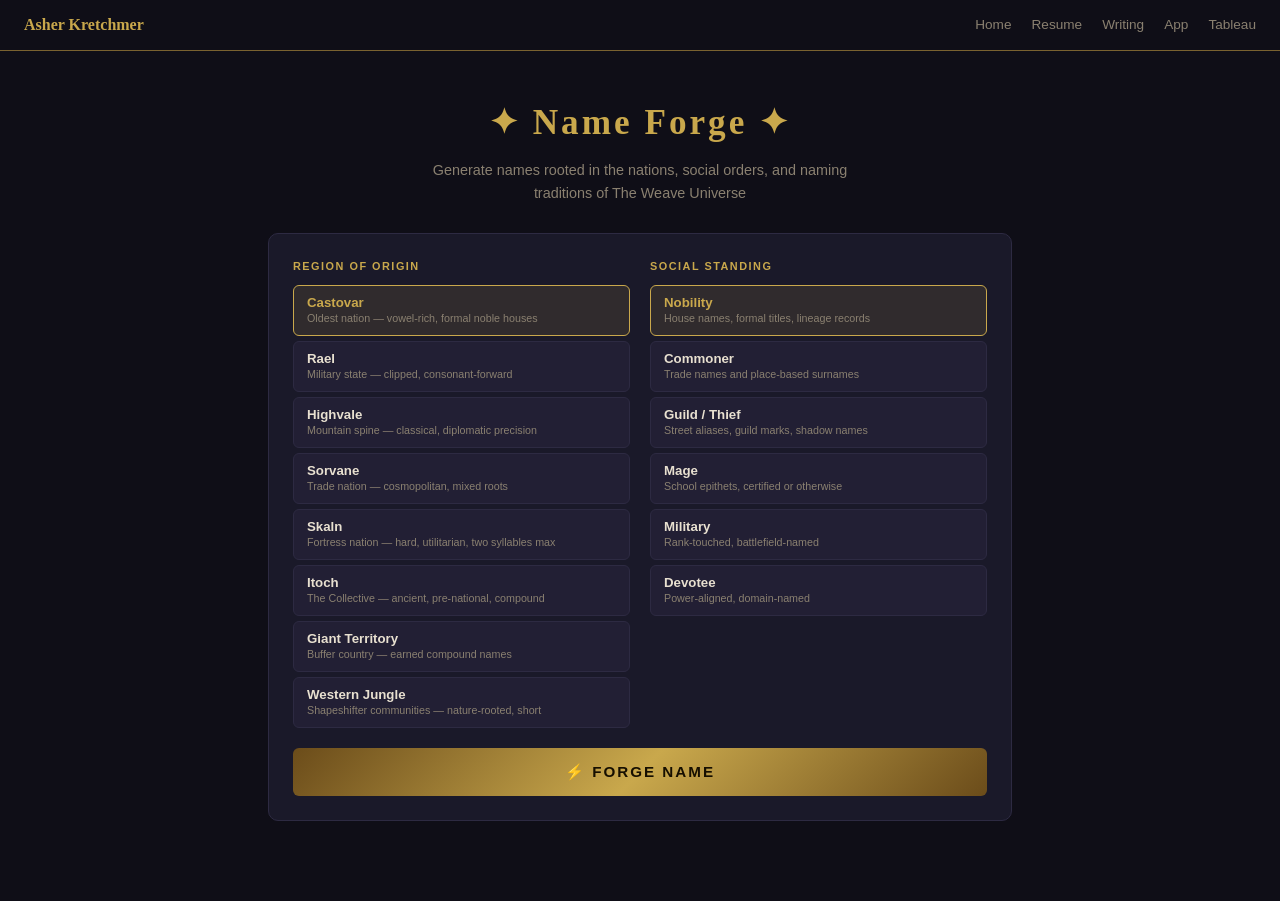
<file: html/app.html>
<!-- Asher Kretchmer IS 201 Section 01 -->
<!DOCTYPE html>
<html lang="en">
<head>
  <meta charset="UTF-8" />
  <meta name="viewport" content="width=device-width, initial-scale=1.0" />
  <title>Name Forge — The Weave Universe</title>
  <style>
    * { box-sizing: border-box; margin: 0; padding: 0; }

    body {
      font-family: 'Segoe UI', sans-serif;
      background: #0f0e17;
      color: #e8e0d0;
      min-height: 100vh;
      line-height: 1.6;
    }

    /* nav */
    #app-nav {
      background: #0f0e17;
      border-bottom: 1px solid #7a6230;
      padding: 12px 24px;
      display: flex;
      align-items: center;
      gap: 20px;
      position: sticky;
      top: 0;
      z-index: 100;
    }
    #app-nav .brand {
      font-family: Georgia, serif;
      color: #c9a84c;
      font-size: 1rem;
      font-weight: bold;
      margin-right: auto;
      text-decoration: none;
    }
    #app-nav a { color: #8a8070; text-decoration: none; font-size: 0.85rem; }
    #app-nav a:hover { color: #c9a84c; }

    /* hero */
    .hero {
      text-align: center;
      padding: 44px 24px 28px;
    }
    .hero h1 {
      font-family: Georgia, serif;
      font-size: 2.2rem;
      color: #c9a84c;
      letter-spacing: 3px;
      margin-bottom: 8px;
    }
    .hero p { color: #8a8070; font-size: 0.9rem; max-width: 440px; margin: 0 auto; }

    .wrap {
      max-width: 780px;
      margin: 0 auto;
      padding: 0 18px 60px;
    }

    /* controls */
    .panel {
      background: #1a1929;
      border: 1px solid #2d2a42;
      border-radius: 10px;
      padding: 24px;
      margin-bottom: 20px;
    }
    .panel-grid {
      display: grid;
      grid-template-columns: 1fr 1fr;
      gap: 20px;
      margin-bottom: 20px;
    }
    @media (max-width: 540px) { .panel-grid { grid-template-columns: 1fr; } }

    .ctrl-label {
      font-size: 0.68rem;
      font-weight: 700;
      letter-spacing: 1.5px;
      text-transform: uppercase;
      color: #c9a84c;
      margin-bottom: 10px;
      display: block;
    }

    .opt-list { display: flex; flex-direction: column; gap: 5px; }
    .opt-btn {
      background: #221f34;
      border: 1px solid #2d2a42;
      border-radius: 6px;
      padding: 9px 13px;
      cursor: pointer;
      text-align: left;
    }
    .opt-btn:hover { border-color: #7a6230; }
    .opt-btn.sel { border-color: #c9a84c; background: rgba(201,168,76,0.12); }
    .opt-btn .on { font-size: 0.83rem; font-weight: 600; color: #e8e0d0; display: block; }
    .opt-btn.sel .on { color: #c9a84c; }
    .opt-btn .oh { font-size: 0.67rem; color: #8a8070; line-height: 1.3; display: block; margin-top: 2px; }

    .btn-forge {
      width: 100%;
      padding: 15px;
      background: linear-gradient(135deg, #6b4c1a 0%, #c9a84c 50%, #6b4c1a 100%);
      border: none;
      border-radius: 6px;
      color: #160f00;
      font-size: 0.95rem;
      font-weight: 800;
      letter-spacing: 2px;
      text-transform: uppercase;
      cursor: pointer;
    }
    .btn-forge:hover { opacity: 0.9; }

    /* result card — parchment look */
    .result-card {
      background: #f5ead8;
      border-radius: 10px;
      padding: 32px;
      color: #2e2415;
      margin-bottom: 20px;
      display: none;
    }

    .res-badge {
      display: inline-block;
      font-size: 0.65rem;
      letter-spacing: 1.5px;
      text-transform: uppercase;
      color: #9a8060;
      border: 1px solid #c4a878;
      border-radius: 20px;
      padding: 3px 10px;
      margin-bottom: 14px;
    }
    .res-formal {
      font-family: Georgia, serif;
      font-size: 2rem;
      font-weight: bold;
      color: #2e2415;
      line-height: 1.2;
      margin-bottom: 14px;
      word-break: break-word;
    }
    .res-row {
      display: flex;
      align-items: baseline;
      gap: 10px;
      margin-bottom: 5px;
    }
    .res-lbl {
      font-size: 0.65rem;
      text-transform: uppercase;
      letter-spacing: 1px;
      color: #9a8060;
      min-width: 72px;
    }
    .res-val { font-family: Georgia, serif; font-size: 0.95rem; color: #4a3618; }

    .res-divider { border: none; border-top: 1px solid rgba(160,128,80,0.28); margin: 18px 0; }

    .weave-row {
      display: flex;
      align-items: center;
      gap: 10px;
      margin-bottom: 12px;
      font-size: 0.8rem;
      color: #9a8060;
    }
    .weave-power { font-weight: 700; color: #5a3c10; }

    .whisper {
      font-style: italic;
      font-size: 0.84rem;
      color: #5a4220;
      line-height: 1.65;
      border-left: 3px solid rgba(160,120,60,0.35);
      padding-left: 14px;
    }

    .res-actions { display: flex; gap: 10px; margin-top: 22px; }
    .btn-copy, .btn-reroll {
      flex: 1;
      padding: 10px;
      border-radius: 6px;
      font-size: 0.78rem;
      font-weight: 700;
      cursor: pointer;
    }
    .btn-copy {
      background: transparent;
      border: 1px solid #b0906a;
      color: #7a5c30;
    }
    .btn-copy:hover { background: rgba(160,120,60,0.08); }
    .btn-reroll {
      background: #6b4c1e;
      border: 1px solid #6b4c1e;
      color: #f5ead8;
    }
    .btn-reroll:hover { background: #8a6230; }

    /* history */
    .hist-label {
      font-size: 0.67rem;
      letter-spacing: 1.5px;
      text-transform: uppercase;
      color: #8a8070;
      margin-bottom: 8px;
    }
    .hist-list { display: flex; flex-direction: column; gap: 5px; }
    .hist-item {
      background: #1a1929;
      border: 1px solid #2d2a42;
      border-radius: 6px;
      padding: 9px 14px;
      display: flex;
      justify-content: space-between;
      align-items: center;
      cursor: pointer;
    }
    .hist-item:hover { border-color: #7a6230; }
    .hist-name { font-family: Georgia, serif; font-size: 0.88rem; color: #e8e0d0; }
    .hist-meta { font-size: 0.67rem; color: #8a8070; margin-left: 8px; white-space: nowrap; }
  </style>
</head>
<body>

  <!-- nav -->
  <div id="app-nav">
    <a class="brand" href="../index.html">Asher Kretchmer</a>
    <a href="../index.html">Home</a>
    <a href="resume.html">Resume</a>
    <a href="scratch.html">Writing</a>
    <a href="app.html">App</a>
    <a href="tableau.html">Tableau</a>
  </div>

  <!-- hero -->
  <div class="hero">
    <h1>&#10022; Name Forge &#10022;</h1>
    <p>Generate names rooted in the nations, social orders, and naming traditions of The Weave Universe</p>
  </div>

  <div class="wrap">

    <!-- controls -->
    <div class="panel">
      <div class="panel-grid">
        <div>
          <span class="ctrl-label">Region of Origin</span>
          <div class="opt-list" id="region-list"></div>
        </div>
        <div>
          <span class="ctrl-label">Social Standing</span>
          <div class="opt-list" id="class-list"></div>
        </div>
      </div>
      <button class="btn-forge" onclick="generate()">&#9889; Forge Name</button>
    </div>

    <!-- result card -->
    <div class="result-card" id="result-card">
      <span class="res-badge" id="res-badge"></span>
      <div class="res-formal" id="res-formal"></div>
      <div class="res-row"><span class="res-lbl">Goes by</span><span class="res-val" id="res-goby"></span></div>
      <div class="res-row"><span class="res-lbl">Epithet</span><span class="res-val" id="res-nick"></span></div>
      <hr class="res-divider" />
      <div class="weave-row">
        <span>&#9670; The Weave stirs near <span class="weave-power" id="res-power"></span></span>
      </div>
      <p class="whisper" id="res-whisper"></p>
      <div class="res-actions">
        <button class="btn-copy" onclick="copyName()">&#8669; Copy</button>
        <button class="btn-reroll" onclick="generate()">&#8635; Reroll</button>
      </div>
    </div>

    <!-- history -->
    <div id="history-wrap" style="display:none">
      <div class="hist-label">Recent Names</div>
      <div class="hist-list" id="hist-list"></div>
    </div>

  </div>

  <script>
  // data

  var REGIONS = [
    { id:'castovar', label:'Castovar',        hint:'Oldest nation — vowel-rich, formal noble houses' },
    { id:'rael',     label:'Rael',            hint:'Military state — clipped, consonant-forward' },
    { id:'highvale', label:'Highvale',        hint:'Mountain spine — classical, diplomatic precision' },
    { id:'sorvane',  label:'Sorvane',         hint:'Trade nation — cosmopolitan, mixed roots' },
    { id:'skaln',    label:'Skaln',           hint:'Fortress nation — hard, utilitarian, two syllables max' },
    { id:'itoch',    label:'Itoch',           hint:'The Collective — ancient, pre-national, compound' },
    { id:'giant',    label:'Giant Territory', hint:'Buffer country — earned compound names' },
    { id:'jungle',   label:'Western Jungle',  hint:'Shapeshifter communities — nature-rooted, short' }
  ];

  var CLASSES = [
    { id:'noble',    label:'Nobility',      hint:'House names, formal titles, lineage records' },
    { id:'commoner', label:'Commoner',      hint:'Trade names and place-based surnames' },
    { id:'thief',    label:'Guild / Thief', hint:'Street aliases, guild marks, shadow names' },
    { id:'mage',     label:'Mage',          hint:'School epithets, certified or otherwise' },
    { id:'military', label:'Military',      hint:'Rank-touched, battlefield-named' },
    { id:'devotee',  label:'Devotee',       hint:'Power-aligned, domain-named' }
  ];

  // first names — formal (nobility, mage, devotee) vs street (commoner, thief, military)
  var FIRST = {
    castovar: {
      formal: ['Calamveth','Renauth','Daenrath','Telaliless','Iverath','Solenveth','Aelmaryn','Velindra','Mareveth','Castorien','Thaliven','Elhaveth','Caelivar','Renathael','Velithorn','Marenith','Aelindra','Caliveth','Ivenrath','Sorivael','Velanthra','Thurvaine'],
      street: ['Daen','Vel','Ren','Sol','Iva','Mar','Thal','Aelin','Sorin','Caen','Lam','Veth','Elin','Cas','Maren','Reth','Velk','Soli','Thael','Renn']
    },
    rael: {
      formal: ['Kraeven','Draveth','Traelon','Braekor','Grethis','Vraedor','Kraedol','Dravon','Traevel','Braelis','Kraevorn','Strevenk','Draelen','Graeven'],
      street: ['Kren','Drav','Brak','Gret','Vren','Trael','Kael','Dorn','Brael','Krev','Drak','Grav','Trek','Vel','Bren','Raen']
    },
    highvale: {
      formal: ['Edrathen','Valientor','Sorianus','Corveleth','Thenarion','Elarith','Valdorian','Mirethon','Edralan','Valdorith','Sorianel','Corventhal','Theladris','Elarven','Valdorel','Mirindal'],
      street: ['Edrath','Valien','Sorian','Corvel','Thenar','Elar','Miren','Valdo','Sori','Edran','Thena','Mirel','Corve','Valdr']
    },
    sorvane: {
      formal: ['Aurenthal','Belindorath','Tavanisel','Solmarith','Miraveth','Kaelivar','Sorventh','Luminael','Aurenvel','Belithorn','Solenvane','Mirindra','Tavaneth','Belinvael'],
      street: ['Soren','Vael','Miren','Lyr','Tavan','Bel','Aur','Kael','Sorv','Mira','Belin','Lumin','Solm','Tave','Auren']
    },
    skaln: {
      formal: ['Skarneld','Heldorvn','Vrakelm','Duskheld','Brukeld','Vornskeld'],
      street: ['Skarn','Brak','Dusk','Heldor','Vorn','Hask','Keld','Bruk','Skeld','Dorn','Grask','Helk','Vrak','Dursk','Brekk','Skel','Grun','Drek','Skol','Heln','Vreld']
    },
    itoch: {
      formal: ['Ithaelon','Corevindra','Lunethal','Faranel','Eivindra','Narethael','Ylvindra','Corivethal','Luniveth','Ithelon','Faraneth','Eivenael','Narethael'],
      street: ['Ithael','Corev','Luneth','Faral','Eiven','Nareth','Ylv','Cor','Lun','Far','Eiv','Nar','Ylva','Itha','Cov']
    },
    giant: {
      formal: ['Halvorn','Stormfell','Ironhold','Greyheld','Stonefell','Frostorn','Warborn','Boneheld','Shieldfell','Ashmark','Darkorn','Brightfell','Grimwall','Ironborn','Ashfell','Greyorn','Coldmark'],
      street: ['Halvorn','Stormfell','Ironhold','Greyheld','Stonefell','Frostorn','Warborn','Boneheld','Shieldfell','Ashmark','Darkorn','Brightfell','Grimwall','Ironborn','Ashfell','Greyorn','Coldmark']
    },
    jungle: {
      formal: ['Riverborne','Thornweave','Mistdrift','Ashroot','Grovewatch','Briarweave'],
      street: ['Riven','Fern','Syl','Ashel','Moss','Reed','Thorn','Bark','Mist','Briar','Grove','River','Leaf','Root','Shade','Drift','Curl','Branch']
    }
  };

  var SURNAME = {
    noble: {
      castovar: ['Marenveil','Cassovyn','Velithar','Aelmaren','Sorenthal','Caelthorn','Thurvaine','Iverath','Renvethal','Marenith','Aelindris','Velindris'],
      rael:     ['Kraedonis','Draventh','Trevenkor','Grethholm','Vraedol','Straevorn','Kraevonis','Draeholm'],
      highvale: ['Valdorian','Elarith','Corventhal','Thenarien','Soriandel','Mirenthal','Edrathan','Valdoreth'],
      sorvane:  ['Solmark','Belinvale','Aurholm','Tavanis','Luminvale','Kaelmark','Sorventh','Miravale'],
      skaln:    ['Ironhold','Stonewall','Darkhelm','Greyskald','Coldmark','Hellhold','Vraemark'],
      itoch:    ['Moonweave','Riverwatch','Stonepath','Dawnhollow','Starweave','Earthwatch'],
      giant:    ['Ironwall','Stonefall','Greyash','Bonemark','Shieldwall','Grimhold'],
      jungle:   ['Riverborn','Thornhold','Mistwalker','Rootweave','Briarborn']
    },
    commoner: {
      castovar: ['Millveth','Stoneheld','Rivervael','Ashfield','Coppermark','Claywright','Ironveil','Dustmark'],
      rael:     ['Ironmark','Steelwright','Battleborn','Wallwatch','Coldfield','Stoneback','Frontmark'],
      highvale: ['Hilltop','Goldvale','Oathright','Clearwater','Bridgehold','Archstone','Oathfield'],
      sorvane:  ['Sunplain','Goldmark','Tradewind','Farhold','Richmark','Coinfield','Plainborn'],
      skaln:    ['Ironback','Stoneborn','Coldmark','Hillhold','Greyfield','Darkwood','Hardmark'],
      itoch:    ['Moonpath','Riversong','Dawnwatch','Earthhold','Starfall','Quietbrook','Riverdawn'],
      giant:    ['Ironstone','Ashwall','Greyfell','Stormhold','Bonefall','Shieldborn'],
      jungle:   ['Mossborn','Thornfield','Roothold','Barkmark','Leafborn','Shadeborn']
    },
    thief: {
      all: ['Shadow','Ghost','Slip','Quickhand','Lightfoot','Paleface','Shadowstep','Ghostwalk','Fademark','Silentkey','Thinwire','Hollowstep','Softmark','Narrowpass','Stillhand','Quietfall']
    },
    mage: {
      all: ['the Ashen','the Brilliant','the Dusthand','the Threadpuller','the Channeled','the Burned','the Quiet','the Careful','the Unraveled','the Woven','the Smokeless','the Still','the Hollow','the Glasshand']
    },
    military: {
      castovar: ['Ironguard','Castosword','Keepersblade','Marchsword','Frontborn'],
      rael:     ['Wallborn','Frontborn','Battlemark','Coldsteel','Shieldworn','Rankhold','Marchsword','Ironguard'],
      highvale: ['Oathguard','Bridgesword','Passmark','Neutralhold','Archguard'],
      sorvane:  ['Tradeguard','Marchsword','Plainborn','Sunsteel','Portwatch'],
      skaln:    ['Ironguard','Wallborn','Coldsteel','Strongmark','Helmborn','Stonewatch'],
      itoch:    ['Pathguard','Moonwatch','Forestborn','Quietsteel','Rootguard'],
      giant:    ['Stormguard','Ironborn','Bonewall','Shieldfell','Grimguard'],
      jungle:   ['Thornguard','Rootsteel','Mistwatch','Briarborn','Shadewatch']
    },
    devotee: {
      spark:     ['Dawnborn','Lightscribe','Kindlemark','Firetouched','Firstlight','Newmade','Brightscribe','Forgeborn'],
      witness:   ['Oathheld','Secretborn','Truthmark','Heldword','Sealborn','Oathscribe','Witnessheld'],
      endurance: ['Greystone','Hardheld','Lastwalker','Stillstanding','Unbroken','Longworn','Greymark'],
      companion: ['Threshkeeper','Quiethand','Restkeeper','Easyend','Lastbreath','Keeperthorn'],
      keeper:    ['Stillborn','Preserveborn','Heldmark','Keptname','Unchanging','Holdborn'],
      undone:    ['Griefborn','Stormheld','Rageborn','Highfeeling','Fullsorrow','Loveburned']
    }
  };

  var NICK = {
    noble:    ['"the Preserved"','"Old Blood"','"the Ancient"','"the Velvet"','"Firstborn"','"the Highborn"','"the Bloodline"','"the Named"'],
    commoner: ['"Dusty"','"Cobble"','"Patchwork"','"Twice-Born"','"Half-Coin"','"Mudfoot"','"Greycoat"','"Copperface"'],
    thief:    ['"the Ghost"','"Pale"','"Slip"','"Shadow"','"Whisper"','"Nothing"','"Quick"','"Fade"','"Thin"','"Still"','"the Unseen"'],
    mage:     ['"the Ashen"','"Dusthand"','"Threadpuller"','"Sparkborn"','"the Hollow"','"the Careful"','"Ashfingers"','"Glasshand"'],
    military: ['"the Iron"','"Wallborn"','"Steadyhand"','"the Shield"','"Lastman"','"Coldsteel"','"the Steady"','"Frontborn"'],
    devotee:  ['"the Faithful"','"Prayerborn"','"the Devoted"','"Oathspeaker"','"the Quiet"','"Dawnseeker"','"the Aligned"','"Touched"']
  };

  // shortened goes-by for formal names
  var SHORT_MAP = {
    'Calamveth':'Veth','Renauth':'Ren','Daenrath':'Daen','Telaliless':'Less',
    'Iverath':'Iver','Solenveth':'Sol','Aelmaryn':'Ael','Velindra':'Vel',
    'Mareveth':'Mar','Castorien':'Cas','Thaliven':'Thal','Elhaveth':'El',
    'Caelivar':'Cael','Renathael':'Ren','Velithorn':'Vel','Marenith':'Mar',
    'Aelindra':'Aelin','Caliveth':'Cal','Ivenrath':'Iven','Sorivael':'Sori',
    'Velanthra':'Vel','Thurvaine':'Thur',
    'Kraeven':'Krae','Draveth':'Drav','Traelon':'Trael','Braekor':'Brae',
    'Grethis':'Gret','Vraedor':'Vrae','Kraedol':'Krae','Dravon':'Drav',
    'Traevel':'Trael','Braelis':'Brae','Kraevorn':'Krae','Strevenk':'Strev',
    'Draelen':'Drae','Graeven':'Grae',
    'Edrathen':'Edrath','Valientor':'Valien','Sorianus':'Sorian',
    'Corveleth':'Corvel','Thenarion':'Thenar','Elarith':'Elar',
    'Valdorian':'Valdo','Mirethon':'Miren','Edralan':'Edran',
    'Valdorith':'Valdo','Sorianel':'Sori','Corventhal':'Corve',
    'Theladris':'Thela','Elarven':'Elar','Valdorel':'Valdo','Mirindal':'Mirin',
    'Aurenthal':'Auren','Belindorath':'Belin','Tavanisel':'Tavan',
    'Solmarith':'Sol','Miraveth':'Mira','Kaelivar':'Kael','Sorventh':'Sorv',
    'Luminael':'Lumin','Aurenvel':'Auren','Belithorn':'Belin',
    'Solenvane':'Sol','Mirindra':'Mirin','Tavaneth':'Tavan','Belinvael':'Belin',
    'Skarneld':'Skarn','Heldorvn':'Heldor','Vrakelm':'Vrak',
    'Duskheld':'Dusk','Brukeld':'Bruk','Vornskeld':'Vorn',
    'Ithaelon':'Ithael','Corevindra':'Corev','Lunethal':'Lun',
    'Faranel':'Faral','Eivindra':'Eiven','Narethael':'Nareth',
    'Ylvindra':'Ylv','Corivethal':'Cor','Luniveth':'Lun',
    'Ithelon':'Itha','Faraneth':'Far','Eivenael':'Eiv',
    'Riverborne':'River','Thornweave':'Thorn','Mistdrift':'Mist',
    'Ashroot':'Ash','Grovewatch':'Grove','Briarweave':'Briar'
  };

  var WEAVE_MAP = {
    castovar: { noble:'The Keeper', commoner:'Endurance', thief:'The Witness', mage:'Spark', military:'Endurance', devotee:'The Keeper' },
    rael:     { noble:'Endurance', commoner:'Endurance', thief:'The Witness', mage:'Spark', military:'Endurance', devotee:'The Last Companion' },
    highvale: { noble:'The Witness', commoner:'The Witness', thief:'The Witness', mage:'Spark', military:'The Witness', devotee:'The Witness' },
    sorvane:  { noble:'Spark', commoner:'Spark', thief:'The Undone', mage:'Spark', military:'Endurance', devotee:'Spark' },
    skaln:    { noble:'Endurance', commoner:'Endurance', thief:'The Undone', mage:'Endurance', military:'Endurance', devotee:'Endurance' },
    itoch:    { noble:'The Last Companion', commoner:'The Last Companion', thief:'The Witness', mage:'Spark', military:'The Last Companion', devotee:'The Last Companion' },
    giant:    { noble:'Endurance', commoner:'Endurance', thief:'The Undone', mage:'Spark', military:'Endurance', devotee:'Endurance' },
    jungle:   { noble:'The Last Companion', commoner:'The Last Companion', thief:'The Witness', mage:'Spark', military:'The Last Companion', devotee:'The Last Companion' }
  };

  var DEVOTEE_POWER = {
    castovar:'keeper', rael:'endurance', highvale:'witness', sorvane:'spark',
    skaln:'endurance', itoch:'companion', giant:'endurance', jungle:'companion'
  };

  var WHISPERS = {
    castovar:{
      noble:    ['Born where the Keeper\'s hand rests heaviest — old blood in old houses, a name that predates the nation calling it home.','Castovar nobility carry their lineage the way they carry a wound: visibly, without apology, expecting the room to move around it.'],
      commoner: ['Castovar commoners have lived through more theological upheaval in one generation than some nations see in ten. They\'ve learned to keep their heads down while the powers argue above them.','The keeping instinct runs even in those who never prayed for it. A Castovar commoner holds what they value as fiercely as any devotee.'],
      thief:    ['In a city built on what is preserved, the thief knows exactly where the cracks are between what\'s kept and what\'s watched.','Castovar guild runners know the noble houses better than most nobles know each other — you learn a city by moving through it unseen.'],
      mage:     ['Castovar mage schools are old institutions with old rivalries. A certified mage here carries the weight of a tradition that predates the theological crisis by centuries.','The newest thing in a Castovar mage\'s life is the restitution current — and none of them know what to do with it yet.'],
      military: ['Castovar military stands at a cold front that the new theology threatens to turn hot at any moment. Every soldier here has done the math on what restitution of old losses would actually cost.','There are Castovar soldiers who believe in the restitution theology and soldiers who fear it. Some are the same soldier.'],
      devotee:  ['A Castovar devotee right now is navigating two currents from the same power simultaneously. What they prayed for and what they didn\'t ask for are both answering.','The Keeper\'s old devoted don\'t always recognize what the new current makes them capable of — until they reach for it and something different comes back.']
    },
    rael:{
      noble:    ['Rael nobility named itself in opposition and has been living inside that opposition ever since. The standoff with Castovar is not political to them — it is identity.','A Rael noble house in the era of restitution theology is looking at the front and seeing not a line to hold but a tab they apparently owe.'],
      commoner: ['In Rael you grow up knowing what you\'re against before you know what you\'re for. It makes for a particular kind of clarity.','Rael commoners have a word for the feeling of watching a threat approach and deciding to name it rather than avoid it. The word doesn\'t translate.'],
      thief:    ['Even Rael thieves are clipped and functional in their aliases. No flourish, no excess — the job, the exit, and a name that fits in one breath.','Guild work in a military nation requires different instincts. You steal around soldiers who notice things.'],
      mage:     ['State-school trained in most cases — utility over theory, application over elegance. A Rael mage knows what the spell does before they know why it works.','Combat magic in Rael is practical by design. The mage schools here certify for the front, not the lecture hall.'],
      military: ['Rael military is the cold war in person. Every soldier is the standoff — trained for it, defined by it, waiting for the moment it turns warm.','The restitution theology puts every Rael soldier in a strange position. They fought for territory that Castovar now claims was never legitimately won. Some of them agree.'],
      devotee:  ['Endurance is the natural lean for a nation that has held a front for generations without resolution. The Rael devoted don\'t pray for victory — they pray to still be standing.','The Last Companion has more Rael devoted than the nation acknowledges. A soldier who has watched enough people die eventually makes peace with death\'s domain — or breaks.']
    },
    highvale:{
      noble:    ['Highvale nobility is diplomatic by vocation and geological by leverage. They don\'t control the routes — they are the routes.','A Highvale noble house that speaks without precision is unusual enough to be alarming. Clean endings on names, clean delivery on oaths — the two are not unrelated.'],
      commoner: ['In Highvale, even the common people know what a witnessed oath is worth. You grow up adjacent to that institution. You learn to mean what you say.','Highvale commoners have an unusual relationship with secrets — not because they keep more of them, but because they understand what it costs to break one.'],
      thief:    ['Thieving in the oath-nation is either the bravest or the most desperate thing a person can do. The Witness doesn\'t watch only the noble houses.','A Highvale guild runner walks around knowing that the institutional foundation of the nation is exactly what they work against. Most of them don\'t think about that. Some can\'t stop.'],
      mage:     ['Temple schools in Highvale tilt toward theory over application — the Witness\'s domain makes careful thought a religious practice. Highvale mages are precise and patient.','A Highvale mage in the current theological crisis is watching two competing claims about what witnesses are for collide in real time.'],
      military: ['Highvale military enforces neutrality rather than pursuing conquest. It\'s a stranger job than it sounds — you are the absence of an outcome, standing armed.','The mountain passes that make Highvale significant make its military the most geopolitically important force on the continent that almost never uses force.'],
      devotee:  ['To be devoted to The Witness in Highvale is to live inside the institution that your power runs. Clarifying in some ways. Suffocating in others.','Witness devotees from Highvale are trusted everywhere and watched carefully. The nation that produces the most reliable oath-witnesses also has the most leverage over the process.']
    },
    sorvane:{
      noble:    ['Sorvane merchant nobility built its houses on the understanding that everything has a value and most things have a price. Names here circulate like currency through multiple languages.','The restitution theology is spreading through Sorvane via Castovar trade routes, diluted but present. A Sorvane noble house watches its most important alliance become a theological vector.'],
      commoner: ['Sorvane is where you end up when you left somewhere else. The commoner names carry traces of outside roots alongside the heartland base.','The sun plain opens toward trade and trade opens toward everything else. A Sorvane commoner has likely heard more naming traditions than a Highvale noble.'],
      thief:    ['In the trade nation\'s markets and docks, theft is a profession practiced at scale. The guild here is old and well-organized — it operates with something close to transparency because it\'s too large to hide.','A Sorvane thief\'s aliases draw from the widest pool on the continent. When every culture\'s words are available, the street name can come from anywhere.'],
      mage:     ['Sorvane\'s exposure to outside magical traditions through commerce means its mages often have broader affinities than they can account for. The guild schools here certify more edge cases.','Spark\'s domain and Sorvane\'s commercial instinct overlap significantly. Creation and commerce are almost the same theology when you look at it squarely.'],
      military: ['Sorvane military spends more time managing trade disputes than holding fronts. It\'s a different kind of discipline — enforcement without ideology.','The commercial alliances that make Sorvane wealthy also make its military complicated. You don\'t threaten your suppliers. Sorvane soldiers learn this early.'],
      devotee:  ['Sorvane Spark devotees are common enough to be unremarkable — the library at every temple fits the national character. Commerce is creation at a certain scale.','The Undone has a quiet hold on Sorvane that nobody discusses politely — where there is enough wealth to pursue extreme feeling, extreme feeling gets pursued.']
    },
    skaln:{
      noble:    ['Skaln nobility isn\'t built on lineage records — it\'s built on cost of conquest. The great houses became great by making themselves too expensive to take.','A Skaln noble house name is a declaration of durability. No elegance, no flourish. The name survives because the house does.'],
      commoner: ['Skaln commoners work in conditions that would break most of the heartland and treat that as simply the weather.','You don\'t explain your name in Skaln. You carry it. It\'s two syllables because that\'s how long you have before something needs your attention.'],
      thief:    ['Even Skaln thieves are practical. Steal what you need, alias that survives the job, and get out.','Guild work in the fortress nation requires a different kind of stealth — not invisibility, but the ability to look exactly like you belong in a hard place.'],
      mage:     ['Skaln mage tradition is blunt and functional. No theory for theory\'s sake. The spell does a job or it doesn\'t get taught.','A Skaln-trained mage abroad stands out — not by power level but by approach. No elegance, no excess, no explanation. The effect. The cost. Done.'],
      military: ['Skaln military is the fortress nation\'s purpose made flesh. It exists to make conquest more expensive than the gain. It has always succeeded.','Serving in Skaln military is not an ideology. It\'s a function. The front holds or it doesn\'t. The names get shorter when the fighting gets harder.'],
      devotee:  ['Endurance doesn\'t need a theology in Skaln — it needs a practice. Devoted here often can\'t explain their alignment in religious terms. They just haven\'t stopped yet.','The Last Companion has a quiet presence in Skaln that isn\'t broadcast. Soldiers in hard country make peace with death before they make peace with the powers.']
    },
    itoch:{
      noble:    ['Itoch elder-houses predate the national concept. Bound by compact rather than lineage, the great families are community anchors — not rulers.','A formal name from Itoch carries something the heartland calls old and doesn\'t look at too closely. The compound elements in the name describe something about the person.'],
      commoner: ['Itoch commoner life is integrated in ways the heartland finds unsettling — your neighbor might be a creature the Rael military would hunt on sight.','The oldest naming traditions in Itoch assume you will live alongside things that are not like you. The names carry that assumption quietly.'],
      thief:    ['The Itoch concept of theft is complicated. The Collective\'s relationship with ownership is already different from heartland convention. What counts as taking?','A guild runner from Itoch operating in heartland cities carries a different relationship with secrets — some things in Itoch are communal knowledge, and the line is not where outsiders expect.'],
      mage:     ['Itoch magical tradition is the oldest and strangest on the continent. Not wrong — just oriented differently. What heartland schools call heretical, Itoch calls foundational.','A mage trained in Itoch carries affinities that don\'t certify cleanly because the guild system didn\'t develop them. Multiple powers acknowledged simultaneously creates a different relationship with allegiance.'],
      military: ['Itoch doesn\'t have a centralized military by heartland standards. The compact-bound communities defend themselves — which means the defenders are as varied as the Collective itself.','A military figure from Itoch in the heartland is often read wrong. The martial culture here is communal and creature-integrated, which looks nothing like what Rael or Skaln would call an army.'],
      devotee:  ['The Last Companion\'s devoted in Itoch are among the oldest in the world. Creature integration means a different relationship with the line between living and not.','Itoch devotion doesn\'t treat the powers as separate from the community. Multiple powers are acknowledged at the same sanctum. The devotee here is a social role, not a private one.']
    },
    giant:{
      noble:    ['Giant naming is earned at a significant moment — you don\'t receive a compound name at birth, you receive it when something happens that names you.','The buffer territory\'s great line-holders carry names that describe events. The name says exactly what the house did to earn the right to keep it.'],
      commoner: ['In the buffer territory you learn to exist in contested space — neither Skaln nor Rael, in competition with both. The compound names carry this position.','A giant-territory commoner name describes something because the person it describes is expected to be something. The naming tradition assumes significance.'],
      thief:    ['The buffer territory isn\'t rich in guild infrastructure — the crime here is raider-adjacent, which is to say it\'s different in character from heartland guild work.','A thief from giant territory in a heartland city sticks out in ways that have nothing to do with stealth. The alias softens this. It doesn\'t eliminate it.'],
      mage:     ['Magic in the buffer territory is taken pragmatically — if a greater power\'s alignment offers an edge in contested space, you take it without philosophizing.','A part-giant mage is unusual enough anywhere. In heartland cities they\'re remarkable enough to attract attention, which is either useful or dangerous depending on the day.'],
      military: ['Buffer territory military culture is raider-shaped — fast, hard, opportunistic. It doesn\'t hold lines the way Skaln does. It makes holding lines expensive.','The standoff between Skaln and Rael that the giant territory exists inside has produced a military culture that understands leverage better than ideology.'],
      devotee:  ['Endurance is the dominant devotional current in the buffer territory — not as formal theology, but as the practical religion of people who survive contested space.','The Last Companion has presence in the buffer territory\'s battlefield culture. When the raiding is done, someone makes peace with what it cost.']
    },
    jungle:{
      noble:    ['The western jungle community-elders aren\'t nobles in any heartland sense — they\'re anchors. The oldest forms. Sometimes not entirely one shape for very long.','A formal shapeshifter name from the jungle communities carries something the heartland can\'t classify. The name doesn\'t always describe the person it describes right now.'],
      commoner: ['The jungle communities have been building their own thing without interference for longer than most heartland nations have existed. The heartland calls this ignorable. The jungle communities call it convenient.','A shapeshifter commoner name is short because the naming tradition doesn\'t assume permanence of form. What you\'re called is simpler than what you are.'],
      thief:    ['A shapeshifter who has left the jungle communities and taken up guild work in heartland cities has advantages the guild values and exploits heavily. Whether the arrangement is comfortable is a different question.','The alias name for a shapeshifter thief is almost redundant — the self is already a kind of alias. The guild name is a third layer on top of a person who already changes.'],
      mage:     ['Jungle-tradition magic is intertwined with shapeshifter culture in ways that heartland theory can\'t account for. The glass-sense reads it as wrong because heartland theory doesn\'t have a framework for it.','A jungle-trained mage carries the oldest magical tradition on the continent in a form the heartland didn\'t develop and mostly doesn\'t recognize.'],
      military: ['Shapeshifters from the western communities who find their way into heartland military work are used in ways they eventually resent. The tactical value of a person who can change form is obvious. The person part is less obvious to the institution.','The communities the heartland ignores have been defending their own territory without the heartland noticing. The military tradition here is exactly as old as it needed to be.'],
      devotee:  ['The Last Companion\'s presence in the shapeshifter communities is deep and old — where the self is not fixed, the threshold between living and not is a different kind of question.','Multiple powers are acknowledged in the jungle communities simultaneously. The devotee concept maps strangely onto a culture that doesn\'t treat religious identity as singular.']
    }
  };

  // state
  var selRegion = 'castovar';
  var selClass  = 'noble';
  var nameHistory = [];
  var lastRes   = null;

  function pick(arr) {
    return arr[Math.floor(Math.random() * arr.length)];
  }

  function getFirst(region, cls) {
    var isFormal = (cls === 'noble' || cls === 'mage' || cls === 'devotee');
    var pool = FIRST[region];
    var tier = (isFormal && pool.formal.length) ? 'formal' : 'street';
    return pick(pool[tier] || pool.street);
  }

  function getSurname(region, cls) {
    if (cls === 'thief') return pick(SURNAME.thief.all);
    if (cls === 'mage')  return pick(SURNAME.mage.all);
    if (cls === 'devotee') {
      var power = DEVOTEE_POWER[region] || 'endurance';
      return pick(SURNAME.devotee[power]);
    }
    var pool = (SURNAME[cls] && SURNAME[cls][region]) ? SURNAME[cls][region] : SURNAME.commoner.castovar;
    return pick(pool);
  }

  function goesBy(first, cls) {
    if (cls === 'commoner' || cls === 'thief' || cls === 'military') return first;
    return SHORT_MAP[first] || first.slice(0, Math.ceil(first.length * 0.55));
  }

  function generate() {
    var first   = getFirst(selRegion, selClass);
    var surname = getSurname(selRegion, selClass);
    var nick    = pick(NICK[selClass]);
    var short   = goesBy(first, selClass);
    var power   = (WEAVE_MAP[selRegion] && WEAVE_MAP[selRegion][selClass]) ? WEAVE_MAP[selRegion][selClass] : 'The Weave';
    var wList   = (WHISPERS[selRegion] && WHISPERS[selRegion][selClass]) ? WHISPERS[selRegion][selClass] : ['The Weave stirs.'];
    var whisper = pick(wList);

    var formal;
    if (selClass === 'thief') {
      formal = first + ' "' + surname + '"';
    } else {
      formal = first + ' ' + surname;
    }

    // find human-readable labels
    var rLabel = selRegion;
    var cLabel = selClass;
    for (var i = 0; i < REGIONS.length; i++) {
      if (REGIONS[i].id === selRegion) { rLabel = REGIONS[i].label; break; }
    }
    for (var j = 0; j < CLASSES.length; j++) {
      if (CLASSES[j].id === selClass) { cLabel = CLASSES[j].label; break; }
    }

    lastRes = { formal:formal, short:short, nick:nick, power:power, whisper:whisper, rLabel:rLabel, cLabel:cLabel };
    renderResult(lastRes);
    pushHistory(lastRes);
  }

  function renderResult(res) {
    document.getElementById('result-card').style.display = 'block';
    document.getElementById('res-badge').textContent   = res.rLabel + ' · ' + res.cLabel;
    document.getElementById('res-formal').textContent  = res.formal;
    document.getElementById('res-goby').textContent    = res.short;
    document.getElementById('res-nick').textContent    = res.nick;
    document.getElementById('res-power').textContent   = res.power;
    document.getElementById('res-whisper').textContent = res.whisper;
  }

  function pushHistory(res) {
    nameHistory.unshift(res);
    if (nameHistory.length > 6) nameHistory.pop();
    renderHistory();
  }

  function renderHistory() {
    var wrap = document.getElementById('history-wrap');
    var list = document.getElementById('hist-list');
    if (nameHistory.length === 0) { wrap.style.display = 'none'; return; }
    wrap.style.display = 'block';
    var html = '';
    for (var i = 0; i < nameHistory.length; i++) {
      var h = nameHistory[i];
      html += '<div class="hist-item" onclick="restoreHistory(' + i + ')">';
      html += '<span class="hist-name">' + h.formal + '</span>';
      html += '<span class="hist-meta">' + h.rLabel + ' &middot; ' + h.cLabel + '</span>';
      html += '</div>';
    }
    list.innerHTML = html;
  }

  function restoreHistory(i) {
    lastRes = nameHistory[i];
    renderResult(lastRes);
  }

  function copyName() {
    if (!lastRes) return;
    var text = 'Name: ' + lastRes.formal + '\n'
             + 'Goes by: ' + lastRes.short + '\n'
             + 'Epithet: ' + lastRes.nick + '\n'
             + 'Origin: ' + lastRes.rLabel + ' · ' + lastRes.cLabel + '\n'
             + 'Weave Signature: ' + lastRes.power + '\n\n'
             + lastRes.whisper;
    navigator.clipboard.writeText(text).then(function() {
      var btn = document.querySelector('.btn-copy');
      var orig = btn.textContent;
      btn.textContent = 'Copied!';
      setTimeout(function() { btn.textContent = orig; }, 1600);
    });
  }

  function buildPickers() {
    var regionList = document.getElementById('region-list');
    for (var i = 0; i < REGIONS.length; i++) {
      var btn = document.createElement('button');
      btn.className = 'opt-btn' + (REGIONS[i].id === selRegion ? ' sel' : '');
      btn.innerHTML = '<span class="on">' + REGIONS[i].label + '</span><span class="oh">' + REGIONS[i].hint + '</span>';
      btn.setAttribute('data-region', REGIONS[i].id);
      btn.onclick = function() {
        selRegion = this.getAttribute('data-region');
        var all = document.querySelectorAll('#region-list .opt-btn');
        for (var j = 0; j < all.length; j++) all[j].classList.remove('sel');
        this.classList.add('sel');
      };
      regionList.appendChild(btn);
    }

    var classList = document.getElementById('class-list');
    for (var k = 0; k < CLASSES.length; k++) {
      var btn2 = document.createElement('button');
      btn2.className = 'opt-btn' + (CLASSES[k].id === selClass ? ' sel' : '');
      btn2.innerHTML = '<span class="on">' + CLASSES[k].label + '</span><span class="oh">' + CLASSES[k].hint + '</span>';
      btn2.setAttribute('data-class', CLASSES[k].id);
      btn2.onclick = function() {
        selClass = this.getAttribute('data-class');
        var all = document.querySelectorAll('#class-list .opt-btn');
        for (var j = 0; j < all.length; j++) all[j].classList.remove('sel');
        this.classList.add('sel');
      };
      classList.appendChild(btn2);
    }
  }

  buildPickers();
  </script>
</body>
</html>
</file>
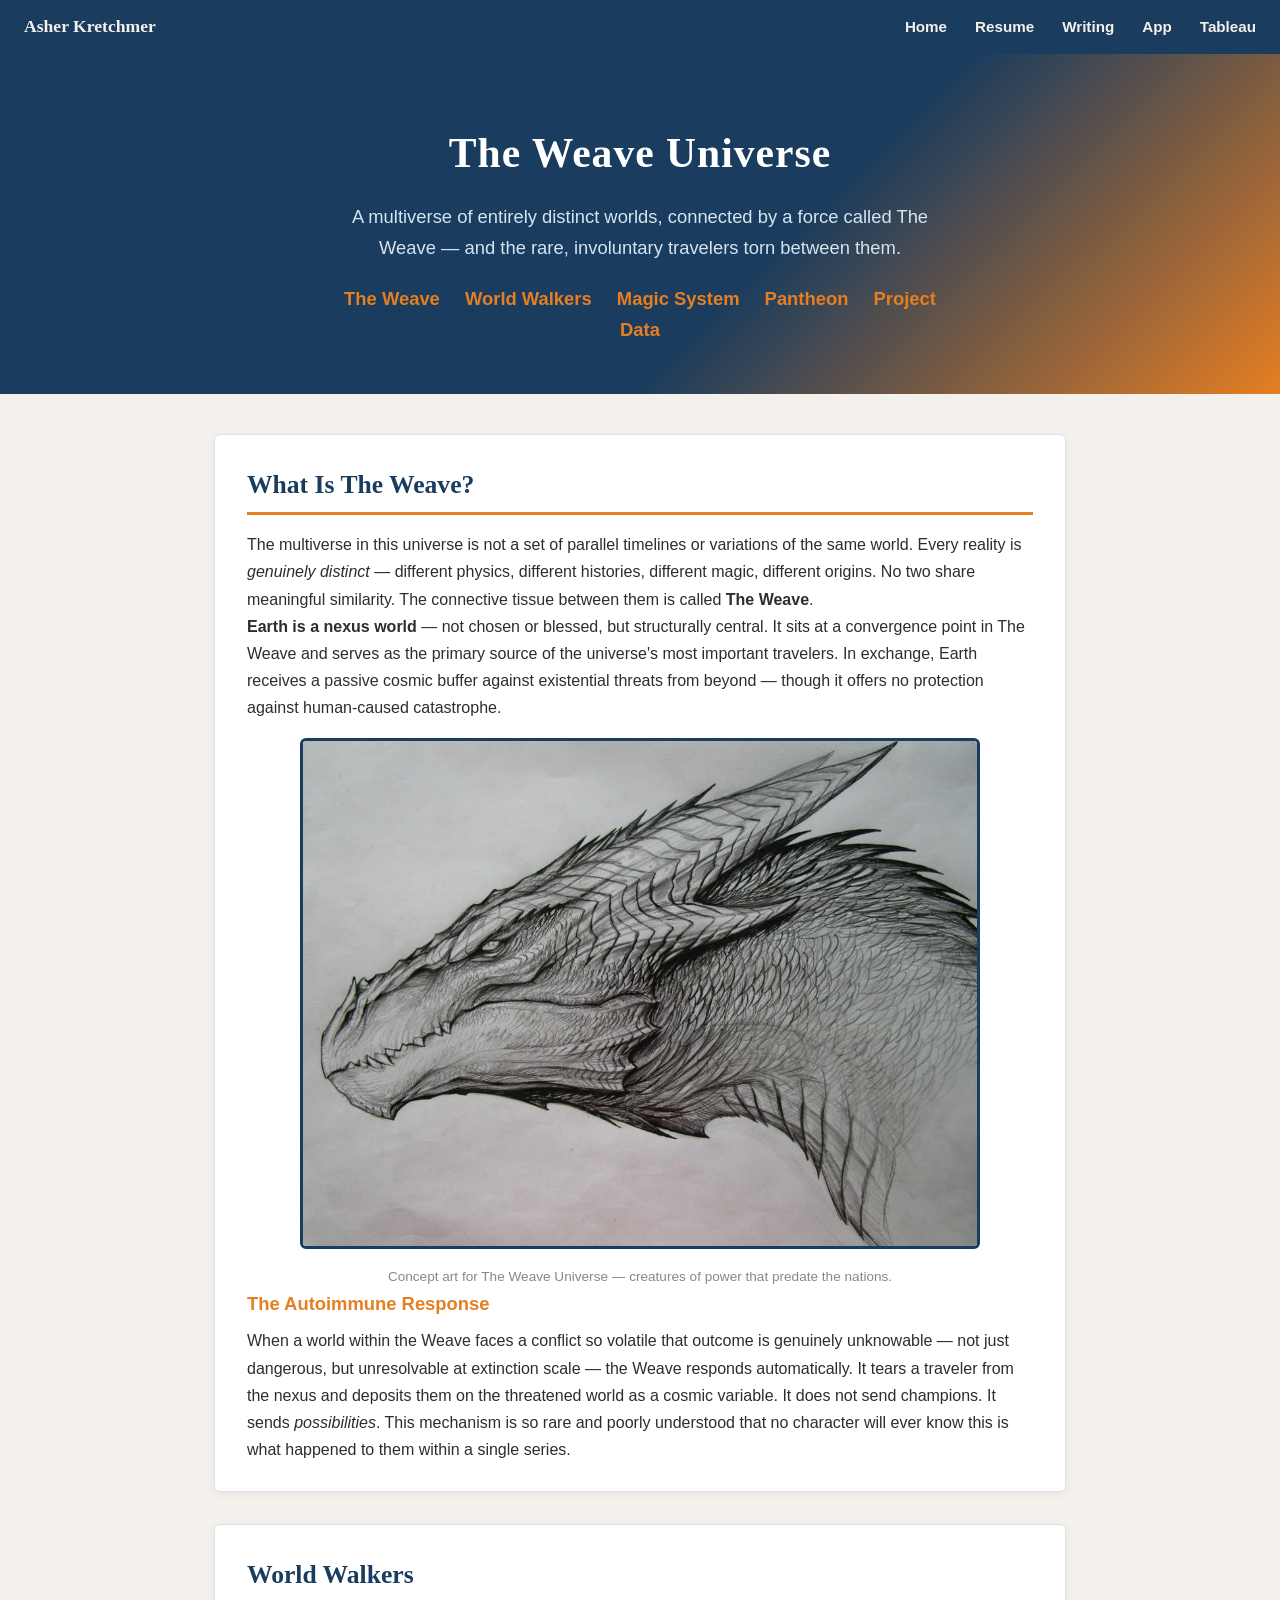
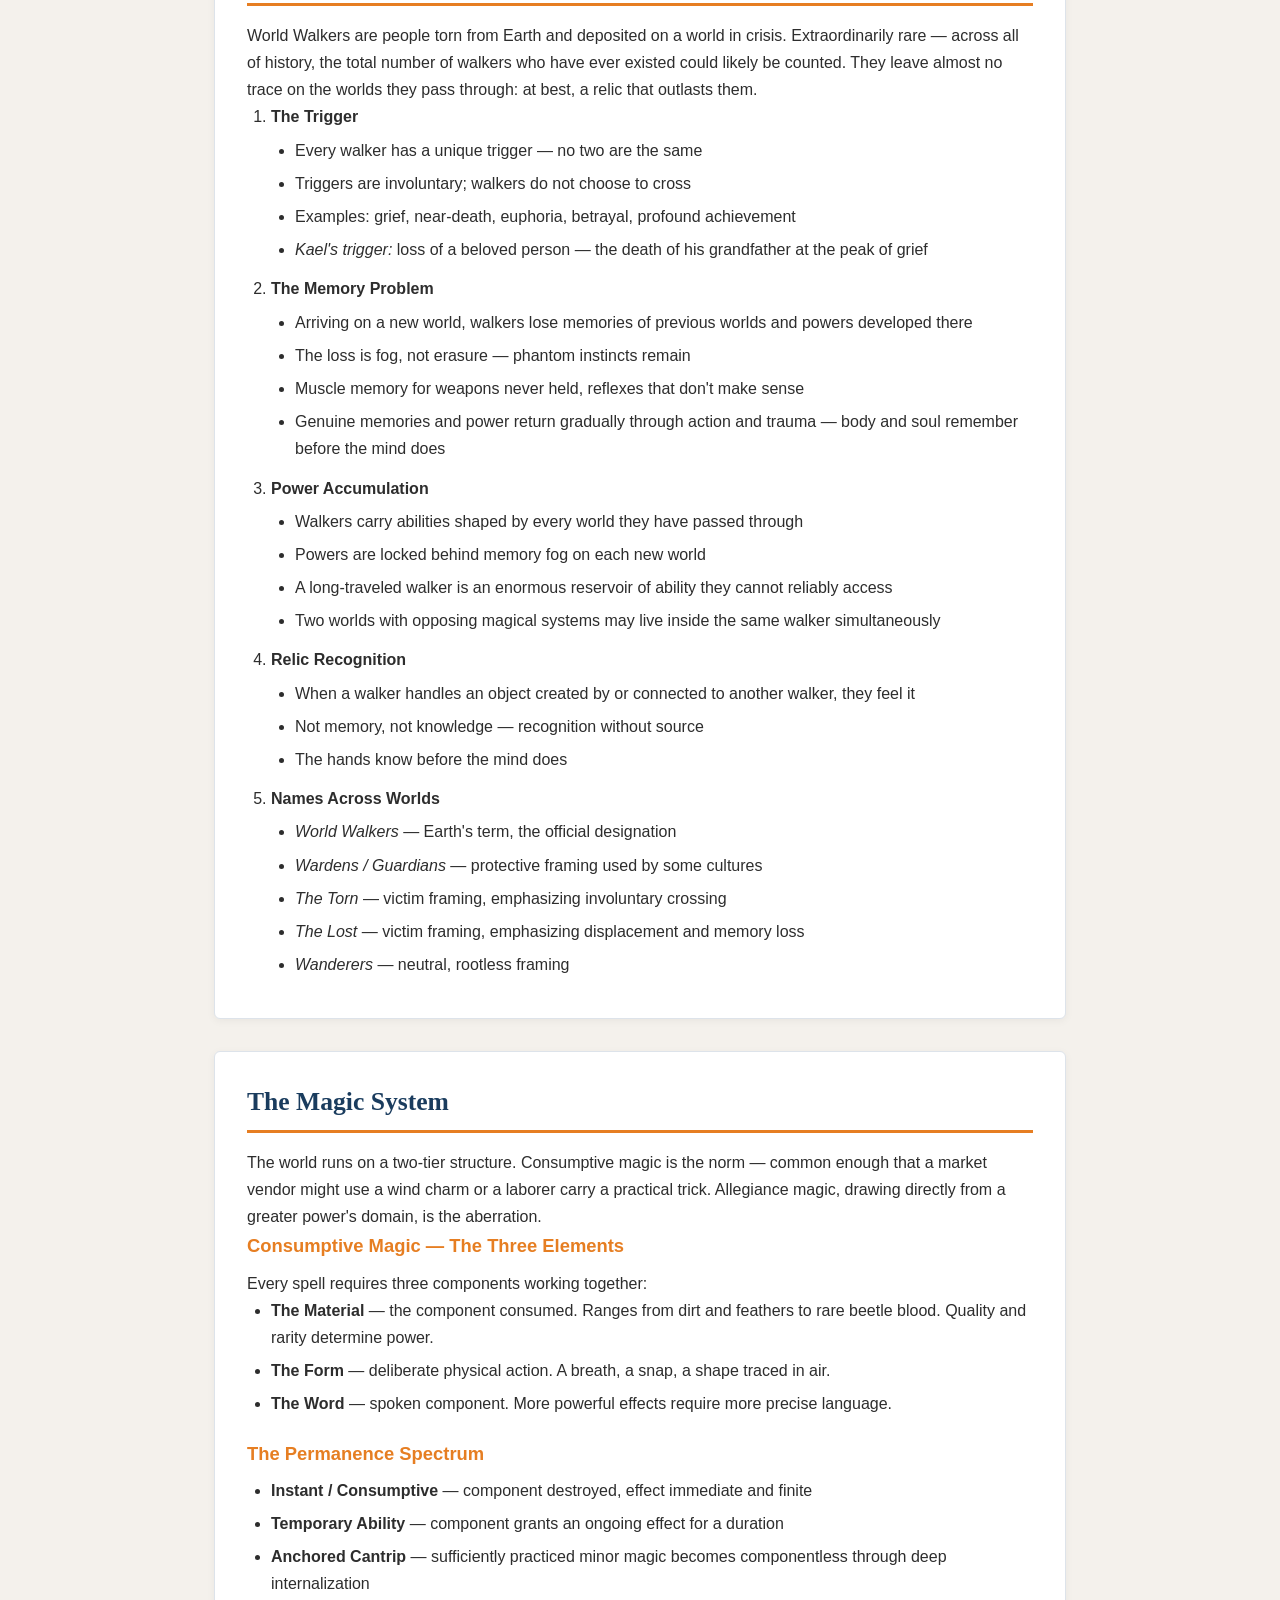
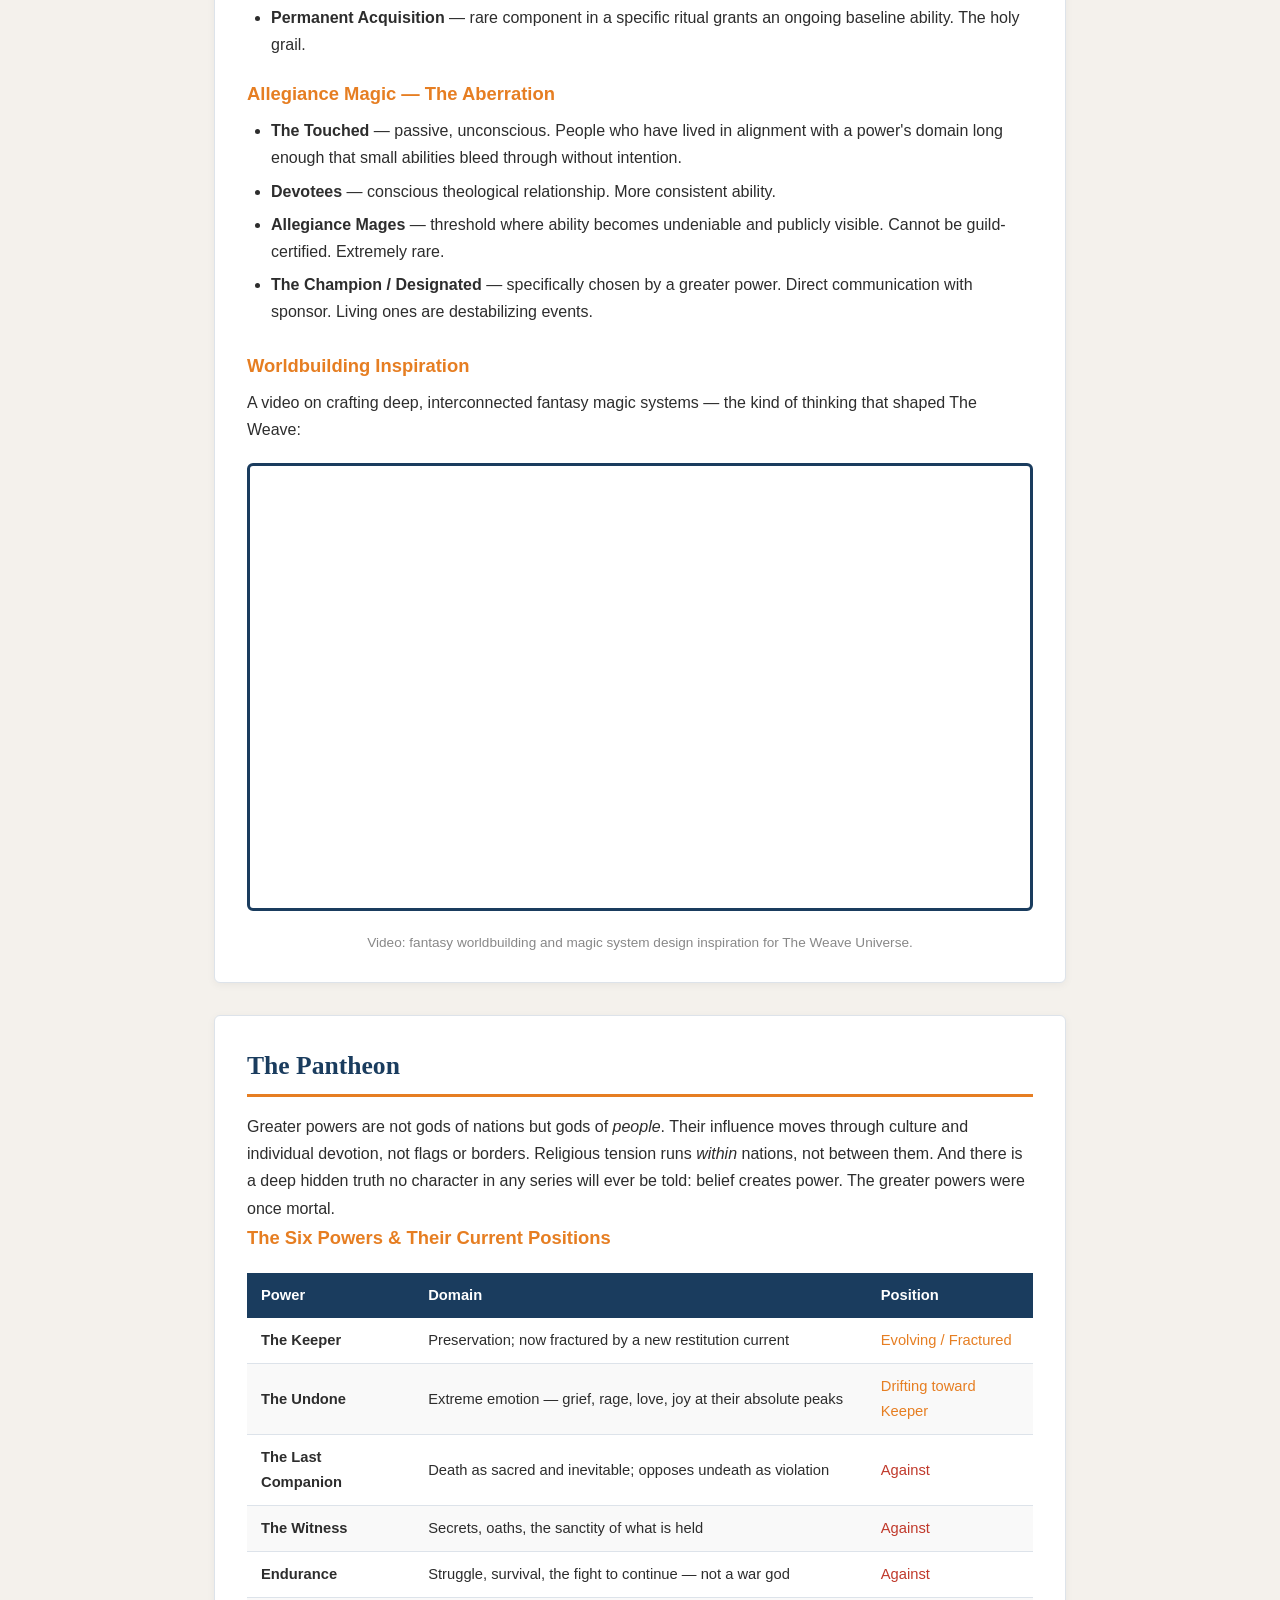
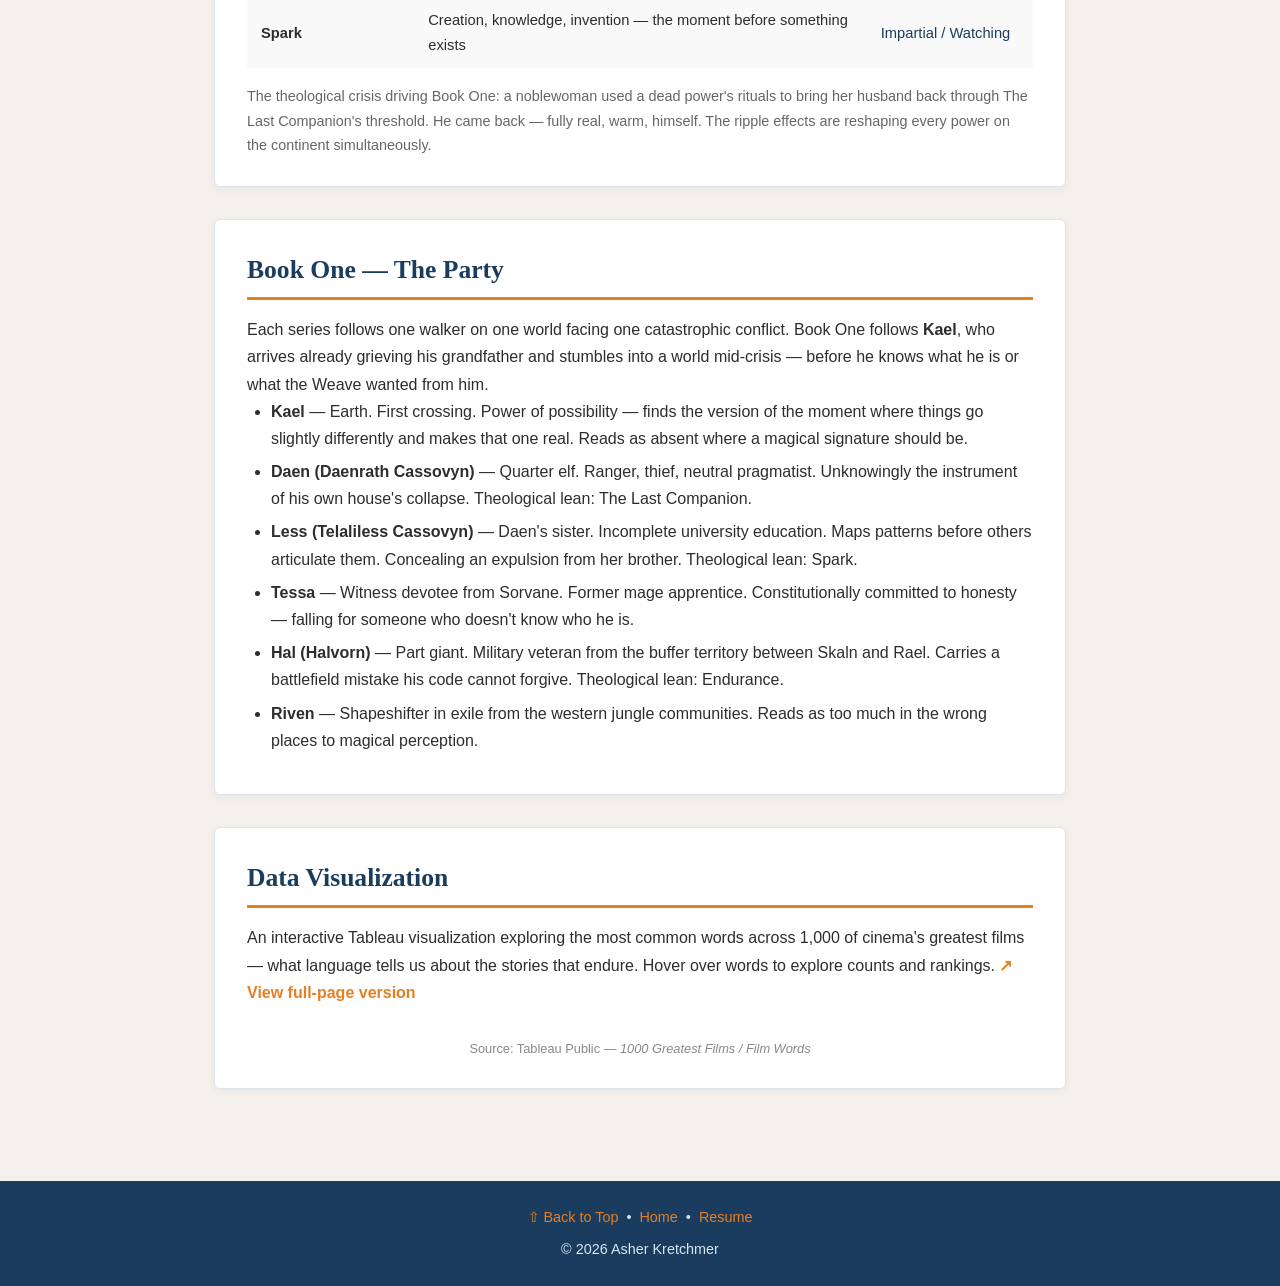
<file: html/scratch.html>
<!-- Asher Kretchmer IS 201 Section 01 -->
<!DOCTYPE html>
<html lang="en">
<head>
  <meta charset="UTF-8" />
  <meta name="viewport" content="width=device-width, initial-scale=1.0" />
  <title>The Weave Universe | Asher Kretchmer</title>
  <link rel="stylesheet" href="../css/styles.css" />
</head>
<body>

  <!-- nav -->
  <div id="site-nav">
    <a class="brand" href="../index.html">Asher Kretchmer</a>
    <a href="../index.html">Home</a>
    <a href="resume.html">Resume</a>
    <a href="scratch.html">Writing</a>
    <a href="app.html">App</a>
    <a href="tableau.html">Tableau</a>
  </div>

  <!-- hero -->
  <div id="hero">
    <h1>The Weave Universe</h1>
    <p>
      A multiverse of entirely distinct worlds, connected by a force called The Weave —
      and the rare, involuntary travelers torn between them.
    </p>
    <p style="margin-top: 20px;">
      <a href="#the-weave" style="color:#e67e22; font-weight:600; margin-right:20px;">The Weave</a>
      <a href="#walkers" style="color:#e67e22; font-weight:600; margin-right:20px;">World Walkers</a>
      <a href="#magic" style="color:#e67e22; font-weight:600; margin-right:20px;">Magic System</a>
      <a href="#pantheon" style="color:#e67e22; font-weight:600; margin-right:20px;">Pantheon</a>
      <a href="#data" style="color:#e67e22; font-weight:600;">Project Data</a>
    </p>
  </div>

  <div id="page-wrapper">

    <div class="content-section anchor-target" id="the-weave">
      <h2>What Is The Weave?</h2>
      <p>
        The multiverse in this universe is not a set of parallel timelines or variations of
        the same world. Every reality is <em>genuinely distinct</em> — different physics,
        different histories, different magic, different origins. No two share meaningful
        similarity. The connective tissue between them is called <strong>The Weave</strong>.
      </p>
      <p>
        <strong>Earth is a nexus world</strong> — not chosen or blessed, but structurally
        central. It sits at a convergence point in The Weave and serves as the primary source
        of the universe's most important travelers. In exchange, Earth receives a passive
        cosmic buffer against existential threats from beyond — though it offers no protection
        against human-caused catastrophe.
      </p>

      <img
        class="section-img"
        src="../jpeg/Dragon.jpg"
        alt="Dragon concept art for The Weave Universe"
      />
      <p class="img-caption">
        Concept art for The Weave Universe — creatures of power that predate the nations.
      </p>

      <h3>The Autoimmune Response</h3>
      <p>
        When a world within the Weave faces a conflict so volatile that outcome is genuinely
        unknowable — not just dangerous, but unresolvable at extinction scale — the Weave
        responds automatically. It tears a traveler from the nexus and deposits them on the
        threatened world as a cosmic variable. It does not send champions. It sends
        <em>possibilities</em>. This mechanism is so rare and poorly understood that no
        character will ever know this is what happened to them within a single series.
      </p>
    </div>

    <div class="content-section anchor-target" id="walkers">
      <h2>World Walkers</h2>
      <p>
        World Walkers are people torn from Earth and deposited on a world in crisis.
        Extraordinarily rare — across all of history, the total number of walkers who have
        ever existed could likely be counted. They leave almost no trace on the worlds they
        pass through: at best, a relic that outlasts them.
      </p>

      <ol>
        <li>
          <strong>The Trigger</strong>
          <ul class="nested-list">
            <li>Every walker has a unique trigger — no two are the same</li>
            <li>Triggers are involuntary; walkers do not choose to cross</li>
            <li>Examples: grief, near-death, euphoria, betrayal, profound achievement</li>
            <li><em>Kael's trigger:</em> loss of a beloved person — the death of his grandfather at the peak of grief</li>
          </ul>
        </li>
        <li>
          <strong>The Memory Problem</strong>
          <ul class="nested-list">
            <li>Arriving on a new world, walkers lose memories of previous worlds and powers developed there</li>
            <li>The loss is fog, not erasure — phantom instincts remain</li>
            <li>Muscle memory for weapons never held, reflexes that don't make sense</li>
            <li>Genuine memories and power return gradually through action and trauma — body and soul remember before the mind does</li>
          </ul>
        </li>
        <li>
          <strong>Power Accumulation</strong>
          <ul class="nested-list">
            <li>Walkers carry abilities shaped by every world they have passed through</li>
            <li>Powers are locked behind memory fog on each new world</li>
            <li>A long-traveled walker is an enormous reservoir of ability they cannot reliably access</li>
            <li>Two worlds with opposing magical systems may live inside the same walker simultaneously</li>
          </ul>
        </li>
        <li>
          <strong>Relic Recognition</strong>
          <ul class="nested-list">
            <li>When a walker handles an object created by or connected to another walker, they feel it</li>
            <li>Not memory, not knowledge — recognition without source</li>
            <li>The hands know before the mind does</li>
          </ul>
        </li>
        <li>
          <strong>Names Across Worlds</strong>
          <ul class="nested-list">
            <li><em>World Walkers</em> — Earth's term, the official designation</li>
            <li><em>Wardens / Guardians</em> — protective framing used by some cultures</li>
            <li><em>The Torn</em> — victim framing, emphasizing involuntary crossing</li>
            <li><em>The Lost</em> — victim framing, emphasizing displacement and memory loss</li>
            <li><em>Wanderers</em> — neutral, rootless framing</li>
          </ul>
        </li>
      </ol>
    </div>

    <div class="content-section anchor-target" id="magic">
      <h2>The Magic System</h2>
      <p>
        The world runs on a two-tier structure. Consumptive magic is the norm — common enough
        that a market vendor might use a wind charm or a laborer carry a practical trick.
        Allegiance magic, drawing directly from a greater power's domain, is the aberration.
      </p>

      <h3>Consumptive Magic — The Three Elements</h3>
      <p>Every spell requires three components working together:</p>
      <ul>
        <li><strong>The Material</strong> — the component consumed. Ranges from dirt and feathers to rare beetle blood. Quality and rarity determine power.</li>
        <li><strong>The Form</strong> — deliberate physical action. A breath, a snap, a shape traced in air.</li>
        <li><strong>The Word</strong> — spoken component. More powerful effects require more precise language.</li>
      </ul>

      <h3 style="margin-top: 20px;">The Permanence Spectrum</h3>
      <ul>
        <li><strong>Instant / Consumptive</strong> — component destroyed, effect immediate and finite</li>
        <li><strong>Temporary Ability</strong> — component grants an ongoing effect for a duration</li>
        <li><strong>Anchored Cantrip</strong> — sufficiently practiced minor magic becomes componentless through deep internalization</li>
        <li><strong>Permanent Acquisition</strong> — rare component in a specific ritual grants an ongoing baseline ability. The holy grail.</li>
      </ul>

      <h3 style="margin-top: 20px;">Allegiance Magic — The Aberration</h3>
      <ul>
        <li><strong>The Touched</strong> — passive, unconscious. People who have lived in alignment with a power's domain long enough that small abilities bleed through without intention.</li>
        <li><strong>Devotees</strong> — conscious theological relationship. More consistent ability.</li>
        <li><strong>Allegiance Mages</strong> — threshold where ability becomes undeniable and publicly visible. Cannot be guild-certified. Extremely rare.</li>
        <li><strong>The Champion / Designated</strong> — specifically chosen by a greater power. Direct communication with sponsor. Living ones are destabilizing events.</li>
      </ul>

      <h3 style="margin-top: 24px;">Worldbuilding Inspiration</h3>
      <p>A video on crafting deep, interconnected fantasy magic systems — the kind of thinking that shaped The Weave:</p>
      <div class="video-wrapper">
        <iframe
          src="https://www.youtube.com/embed/vFMnz75y5y4"
          title="Fantasy Worldbuilding / Magic System Video"
          allow="accelerometer; autoplay; clipboard-write; encrypted-media; gyroscope; picture-in-picture"
          allowfullscreen>
        </iframe>
      </div>
      <p style="font-size:0.85rem; color:#888; text-align:center;">
        Video: fantasy worldbuilding and magic system design inspiration for The Weave Universe.
      </p>
    </div>

    <div class="content-section anchor-target" id="pantheon">
      <h2>The Pantheon</h2>
      <p>
        Greater powers are not gods of nations but gods of <em>people</em>. Their influence
        moves through culture and individual devotion, not flags or borders. Religious tension
        runs <em>within</em> nations, not between them. And there is a deep hidden truth no
        character in any series will ever be told: belief creates power. The greater powers
        were once mortal.
      </p>

      <h3>The Six Powers &amp; Their Current Positions</h3>

      <div style="overflow-x:auto;">
        <table style="width:100%; border-collapse:collapse; font-size:0.92rem; margin-top:12px;">
          <thead>
            <tr style="background-color:#1a3c5e; color:#fff;">
              <th style="padding:10px 14px; text-align:left;">Power</th>
              <th style="padding:10px 14px; text-align:left;">Domain</th>
              <th style="padding:10px 14px; text-align:left;">Position</th>
            </tr>
          </thead>
          <tbody>
            <tr style="border-bottom:1px solid #dde3ea;">
              <td style="padding:10px 14px;"><strong>The Keeper</strong></td>
              <td style="padding:10px 14px;">Preservation; now fractured by a new restitution current</td>
              <td style="padding:10px 14px; color:#e67e22;">Evolving / Fractured</td>
            </tr>
            <tr style="background-color:#f9f9f9; border-bottom:1px solid #dde3ea;">
              <td style="padding:10px 14px;"><strong>The Undone</strong></td>
              <td style="padding:10px 14px;">Extreme emotion — grief, rage, love, joy at their absolute peaks</td>
              <td style="padding:10px 14px; color:#e67e22;">Drifting toward Keeper</td>
            </tr>
            <tr style="border-bottom:1px solid #dde3ea;">
              <td style="padding:10px 14px;"><strong>The Last Companion</strong></td>
              <td style="padding:10px 14px;">Death as sacred and inevitable; opposes undeath as violation</td>
              <td style="padding:10px 14px; color:#c0392b;">Against</td>
            </tr>
            <tr style="background-color:#f9f9f9; border-bottom:1px solid #dde3ea;">
              <td style="padding:10px 14px;"><strong>The Witness</strong></td>
              <td style="padding:10px 14px;">Secrets, oaths, the sanctity of what is held</td>
              <td style="padding:10px 14px; color:#c0392b;">Against</td>
            </tr>
            <tr style="border-bottom:1px solid #dde3ea;">
              <td style="padding:10px 14px;"><strong>Endurance</strong></td>
              <td style="padding:10px 14px;">Struggle, survival, the fight to continue — not a war god</td>
              <td style="padding:10px 14px; color:#c0392b;">Against</td>
            </tr>
            <tr style="background-color:#f9f9f9;">
              <td style="padding:10px 14px;"><strong>Spark</strong></td>
              <td style="padding:10px 14px;">Creation, knowledge, invention — the moment before something exists</td>
              <td style="padding:10px 14px; color:#1a3c5e;">Impartial / Watching</td>
            </tr>
          </tbody>
        </table>
      </div>

      <p style="margin-top:16px; font-size:0.9rem; color:#666;">
        The theological crisis driving Book One: a noblewoman used a dead power's rituals to bring
        her husband back through The Last Companion's threshold. He came back — fully real, warm,
        himself. The ripple effects are reshaping every power on the continent simultaneously.
      </p>
    </div>

    <div class="content-section">
      <h2>Book One — The Party</h2>
      <p>
        Each series follows one walker on one world facing one catastrophic conflict.
        Book One follows <strong>Kael</strong>, who arrives already grieving his grandfather
        and stumbles into a world mid-crisis — before he knows what he is or what
        the Weave wanted from him.
      </p>

      <ul>
        <li>
          <strong>Kael</strong> — Earth. First crossing. Power of possibility — finds the
          version of the moment where things go slightly differently and makes that one real.
          Reads as absent where a magical signature should be.
        </li>
        <li>
          <strong>Daen (Daenrath Cassovyn)</strong> — Quarter elf. Ranger, thief, neutral
          pragmatist. Unknowingly the instrument of his own house's collapse. Theological lean:
          The Last Companion.
        </li>
        <li>
          <strong>Less (Telaliless Cassovyn)</strong> — Daen's sister. Incomplete university
          education. Maps patterns before others articulate them. Concealing an expulsion from
          her brother. Theological lean: Spark.
        </li>
        <li>
          <strong>Tessa</strong> — Witness devotee from Sorvane. Former mage apprentice.
          Constitutionally committed to honesty — falling for someone who doesn't know who he is.
        </li>
        <li>
          <strong>Hal (Halvorn)</strong> — Part giant. Military veteran from the buffer territory
          between Skaln and Rael. Carries a battlefield mistake his code cannot forgive.
          Theological lean: Endurance.
        </li>
        <li>
          <strong>Riven</strong> — Shapeshifter in exile from the western jungle communities.
          Reads as too much in the wrong places to magical perception.
        </li>
      </ul>
    </div>

    <div class="content-section anchor-target" id="data">
      <h2>Data Visualization</h2>
      <p>
        An interactive Tableau visualization exploring the most common words across
        1,000 of cinema's greatest films — what language tells us about the stories
        that endure. Hover over words to explore counts and rankings.
        <a href="tableau.html" style="color:#e67e22; font-weight:600;">
          &#8599; View full-page version
        </a>
      </p>

      <!-- Tableau Public embed — Film Words / 1000 Greatest Films THIS WAS REALLY HARD FOR ME FOR SOME REASON! Doing the embed-->
      <div id="tableau-embed">
        <div class='tableauPlaceholder' id='viz1781562058131' style='position: relative'>
          <noscript>
            <a href='#'>
              <img alt='Film Words'
                src='https://public.tableau.com/static/images/10/1000GreatestFilms/FilmWords/1_rss.png'
                style='border: none' />
            </a>
          </noscript>
          <object class='tableauViz' style='display:none;'>
            <param name='host_url'             value='https%3A%2F%2Fpublic.tableau.com%2F' />
            <param name='embed_code_version'   value='3' />
            <param name='site_root'            value='' />
            <param name='name'                 value='1000GreatestFilms&#47;FilmWords' />
            <param name='tabs'                 value='no' />
            <param name='toolbar'              value='yes' />
            <param name='static_image'
              value='https://public.tableau.com/static/images/10/1000GreatestFilms/FilmWords/1.png' />
            <param name='animate_transition'   value='yes' />
            <param name='display_static_image' value='yes' />
            <param name='display_spinner'      value='yes' />
            <param name='display_overlay'      value='yes' />
            <param name='display_count'        value='yes' />
            <param name='language'             value='en-US' />
          </object>
        </div>
        <script type='text/javascript'>
          var divElement  = document.getElementById('viz1781562058131');
          var vizElement  = divElement.getElementsByTagName('object')[0];
          if (divElement.offsetWidth > 800) {
            vizElement.style.width  = '1300px';
            vizElement.style.height = '1027px';
          } else if (divElement.offsetWidth > 500) {
            vizElement.style.width  = '1300px';
            vizElement.style.height = '1027px';
          } else {
            vizElement.style.width  = '100%';
            vizElement.style.height = '727px';
          }
          var scriptElement   = document.createElement('script');
          scriptElement.src   = 'https://public.tableau.com/javascripts/api/viz_v1.js';
          vizElement.parentNode.insertBefore(scriptElement, vizElement);
        </script>
      </div>
      <p style="font-size:0.8rem; color:#888; text-align:center; margin-top:8px;">
        Source: Tableau Public — <em>1000 Greatest Films / Film Words</em>
      </p>

    </div>

  </div>

  <!-- footer -->
  <div id="site-footer">
    <p>
      <a href="#hero">&#8679; Back to Top</a>
      &nbsp;&bull;&nbsp;
      <a href="../index.html">Home</a>
      &nbsp;&bull;&nbsp;
      <a href="resume.html">Resume</a>
    </p>
    <p style="margin-top:8px;">&copy; 2026 Asher Kretchmer</p>
  </div>

</body>
</html>
</file>
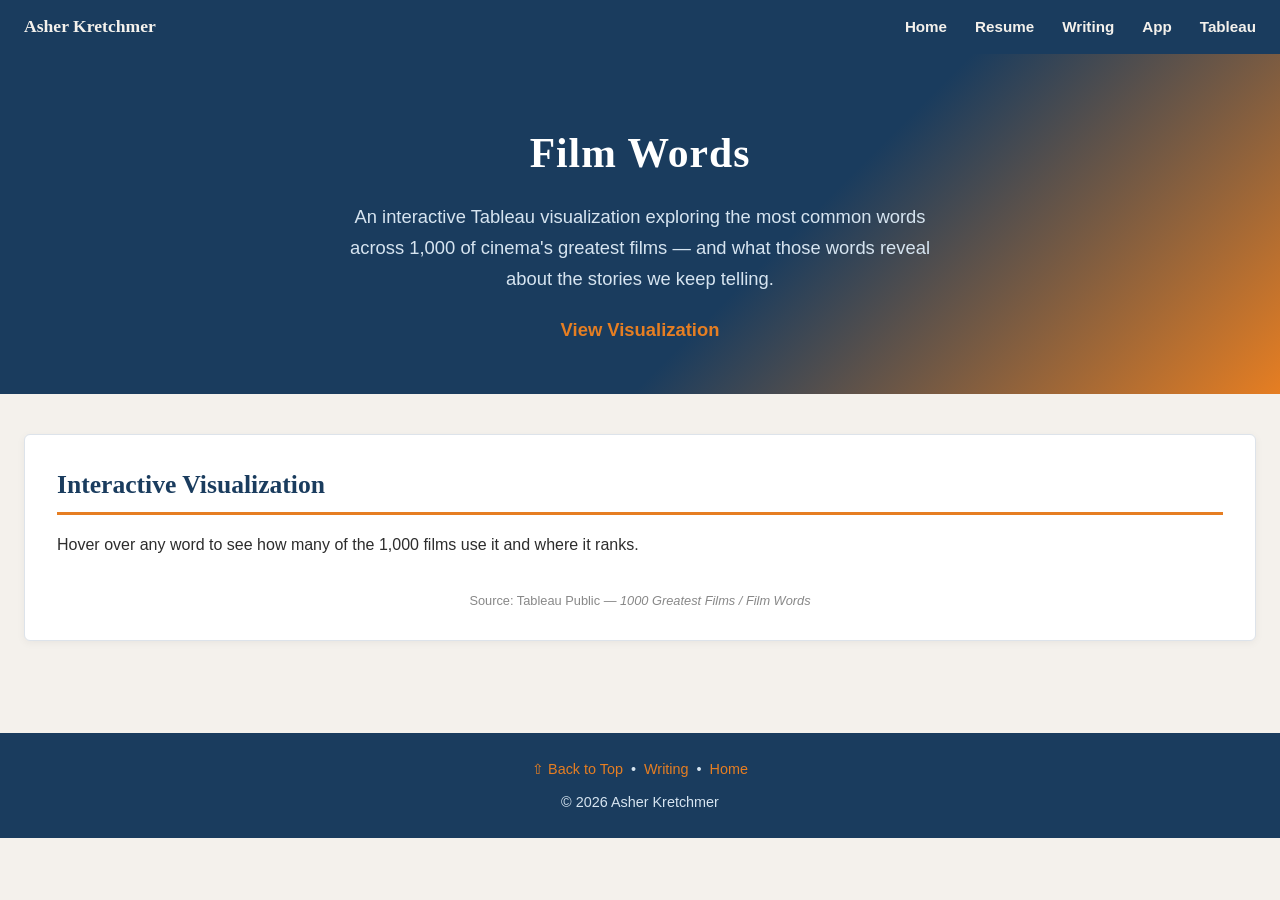
<file: html/tableau.html>
<!-- Asher Kretchmer IS 201 Section 01 -->
<!DOCTYPE html>
<html lang="en">
<head>
  <meta charset="UTF-8" />
  <meta name="viewport" content="width=device-width, initial-scale=1.0" />
  <title>Film Words Viz | Asher Kretchmer</title>
  <link rel="stylesheet" href="../css/styles.css" />
  <style>
    .viz-container {
      overflow-x: auto;
      margin: 24px 0 8px;
      display: flex;
      justify-content: center;
    }

    #page-wrapper {
      max-width: 1360px;
    }
  </style>
</head>
<body>

  <!-- nav -->
  <div id="site-nav">
    <a class="brand" href="../index.html">Asher Kretchmer</a>
    <a href="../index.html">Home</a>
    <a href="resume.html">Resume</a>
    <a href="scratch.html">Writing</a>
    <a href="app.html">App</a>
    <a href="tableau.html">Tableau</a>
  </div>

  <div id="hero">
    <h1>Film Words</h1>
    <p>
      An interactive Tableau visualization exploring the most common words
      across 1,000 of cinema's greatest films — and what those words reveal
      about the stories we keep telling.
    </p>
    <p style="margin-top: 20px;">
      <a href="#viz" style="color:#e67e22; font-weight:600;">View Visualization</a>
    </p>
  </div>

  <div id="page-wrapper">

    <div class="content-section anchor-target" id="viz">
      <h2>Interactive Visualization</h2>
      <p>
        Hover over any word to see how many of the 1,000 films use it and where it
        ranks. 
      </p>

      <div class="viz-container">
        <div class='tableauPlaceholder' id='viz1781562058131' style='position: relative'>
          <noscript>
            <a href='#'>
              <img alt='Film Words'
                src='https://public.tableau.com/static/images/10/1000GreatestFilms/FilmWords/1_rss.png'
                style='border: none' />
            </a>
          </noscript>
          <object class='tableauViz' style='display:none;'>
            <param name='host_url'             value='https%3A%2F%2Fpublic.tableau.com%2F' />
            <param name='embed_code_version'   value='3' />
            <param name='site_root'            value='' />
            <param name='name'                 value='1000GreatestFilms&#47;FilmWords' />
            <param name='tabs'                 value='no' />
            <param name='toolbar'              value='yes' />
            <param name='static_image'
              value='https://public.tableau.com/static/images/10/1000GreatestFilms/FilmWords/1.png' />
            <param name='animate_transition'   value='yes' />
            <param name='display_static_image' value='yes' />
            <param name='display_spinner'      value='yes' />
            <param name='display_overlay'      value='yes' />
            <param name='display_count'        value='yes' />
            <param name='language'             value='en-US' />
          </object>
        </div>
        <script type='text/javascript'>
          var divElement  = document.getElementById('viz1781562058131');
          var vizElement  = divElement.getElementsByTagName('object')[0];
          if (divElement.offsetWidth > 800) {
            vizElement.style.width  = '1300px';
            vizElement.style.height = '1027px';
          } else if (divElement.offsetWidth > 500) {
            vizElement.style.width  = '1300px';
            vizElement.style.height = '1027px';
          } else {
            vizElement.style.width  = '100%';
            vizElement.style.height = '727px';
          }
          var scriptElement   = document.createElement('script');
          scriptElement.src   = 'https://public.tableau.com/javascripts/api/viz_v1.js';
          vizElement.parentNode.insertBefore(scriptElement, vizElement);
        </script>
      </div>

      <p style="font-size:0.8rem; color:#888; text-align:center; margin-top:8px;">
        Source: Tableau Public — <em>1000 Greatest Films / Film Words</em>
      </p>
    </div>

  </div>

  <!-- footer -->
  <div id="site-footer">
    <p>
      <a href="#hero">&#8679; Back to Top</a>
      &nbsp;&bull;&nbsp;
      <a href="scratch.html">Writing</a>
      &nbsp;&bull;&nbsp;
      <a href="../index.html">Home</a>
    </p>
    <p style="margin-top:8px;">&copy; 2026 Asher Kretchmer</p>
  </div>

</body>
</html>
</file>
<file: css/styles.css>
/* Asher Kretchmer IS 201 Section 01 */
* {
    box-sizing: border-box;
    margin: 0;
    padding: 0;
}

body {
    font-family: 'Segoe UI', Helvetica, Arial, sans-serif;
    font-size: 16px;
    line-height: 1.7;
    color: #2d2d2d;
    background-color: #f4f1ec;
}

h1 {
    font-family: Georgia, 'Times New Roman', serif;
    font-size: 2.6rem;
    font-weight: 900;
    color: #ffffff;
    letter-spacing: 1px;
}

h2 {
    font-family: Georgia, 'Times New Roman', serif;
    font-size: 1.6rem;
    color: #1a3c5e;
    border-bottom: 3px solid #e67e22;
    padding-bottom: 6px;
    margin-bottom: 16px;
}

h3 {
    font-family: 'Segoe UI', Helvetica, Arial, sans-serif;
    font-size: 1.15rem;
    color: #e67e22;
    margin-bottom: 8px;
}

a {
    color: #1a3c5e;
    text-decoration: none;
}

a:hover {
    color: #e67e22;
    text-decoration: underline;
}

#site-nav {
    background-color: #1a3c5e;
    padding: 12px 24px;
    display: flex;
    align-items: center;
    gap: 28px;
    position: sticky;
    top: 0;
    z-index: 100;
}

#site-nav a {
    color: #f4f1ec;
    font-weight: 600;
    font-size: 0.95rem;
}

#site-nav a:hover {
    color: #e67e22;
    text-decoration: none;
}

#site-nav .brand {
    font-family: Georgia, serif;
    font-size: 1.1rem;
    margin-right: auto;
}

#hero {
    background-color: #1a3c5e;
    background-image: linear-gradient(135deg, #1a3c5e 60%, #e67e22 100%);
    color: #ffffff;
    padding: 64px 24px 48px;
    text-align: center;
}

#hero p {
    font-size: 1.15rem;
    color: #d6e4f0;
    max-width: 600px;
    margin: 12px auto 0;
}

#page-wrapper {
    max-width: 900px;
    margin: 0 auto;
    padding: 40px 24px 60px;
}

.content-section {
    background-color: #ffffff;
    border: 1px solid #dde3ea;
    border-radius: 6px;
    padding: 28px 32px;
    margin-bottom: 32px;
    box-shadow: 0 2px 8px rgba(0,0,0,.05);
}

.section-img {
    width: 100%;
    max-width: 680px;
    height: auto;
    display: block;
    margin: 16px auto;
    border-radius: 6px;
    border: 3px solid #1a3c5e;
}

.img-caption {
    text-align: center;
    font-size: 0.85rem;
    color: #888;
    margin-top: 6px;
}

.video-wrapper {
    position: relative;
    padding-bottom: 56.25%;
    height: 0;
    overflow: hidden;
    border-radius: 6px;
    margin: 20px 0;
    border: 3px solid #1a3c5e;
}

.video-wrapper iframe {
    position: absolute;
    top: 0;
    left: 0;
    width: 100%;
    height: 100%;
    border: 0;
}

ol, ul {
    padding-left: 24px;
    margin-bottom: 12px;
}

li {
    margin-bottom: 6px;
}

ul.nested-list {
    list-style-type: disc;
    margin-top: 6px;
}

.anchor-target {
    scroll-margin-top: 70px;
}

#tableau-embed {
    overflow-x: auto;
    margin: 16px 0;
}

#site-footer {
    background-color: #1a3c5e;
    color: #d6e4f0;
    text-align: center;
    padding: 24px;
    font-size: 0.9rem;
}

#site-footer a {
    color: #e67e22;
}

#site-footer a:hover {
    color: #ffffff;
}
</file>
